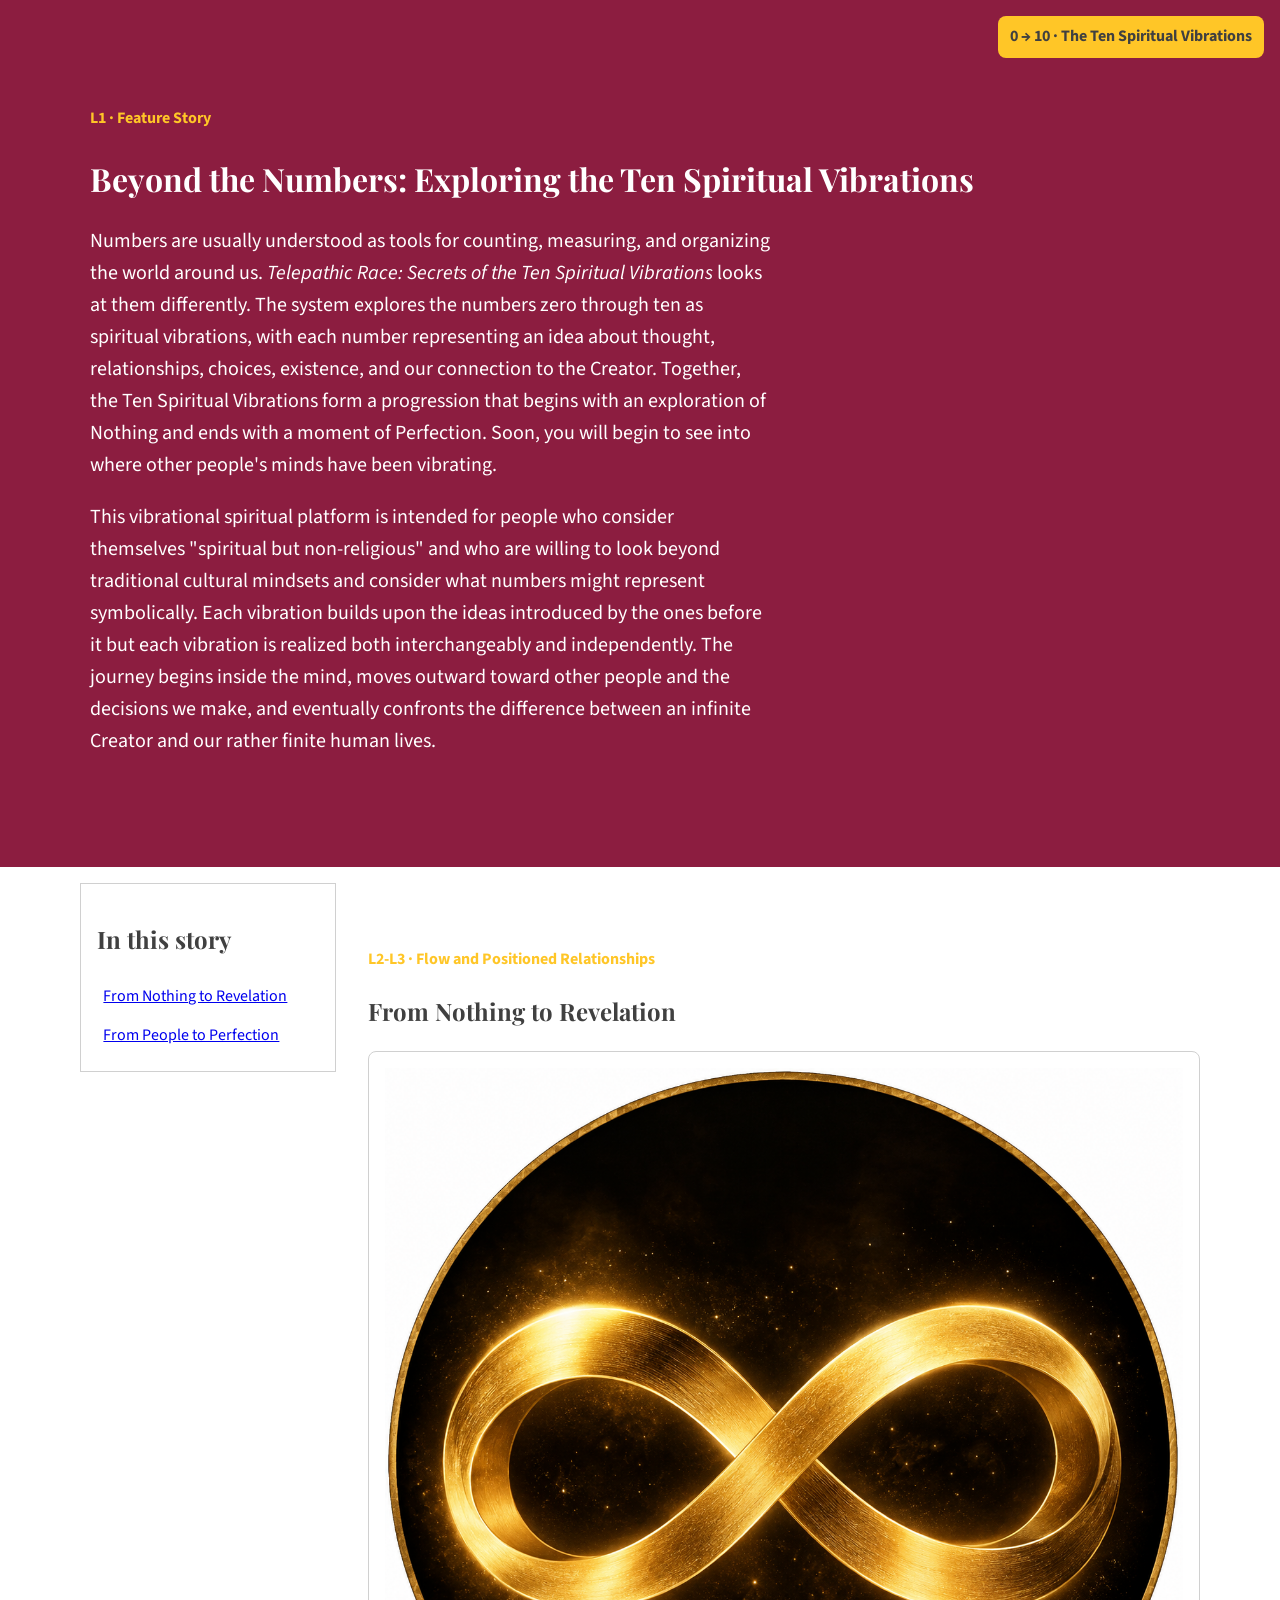
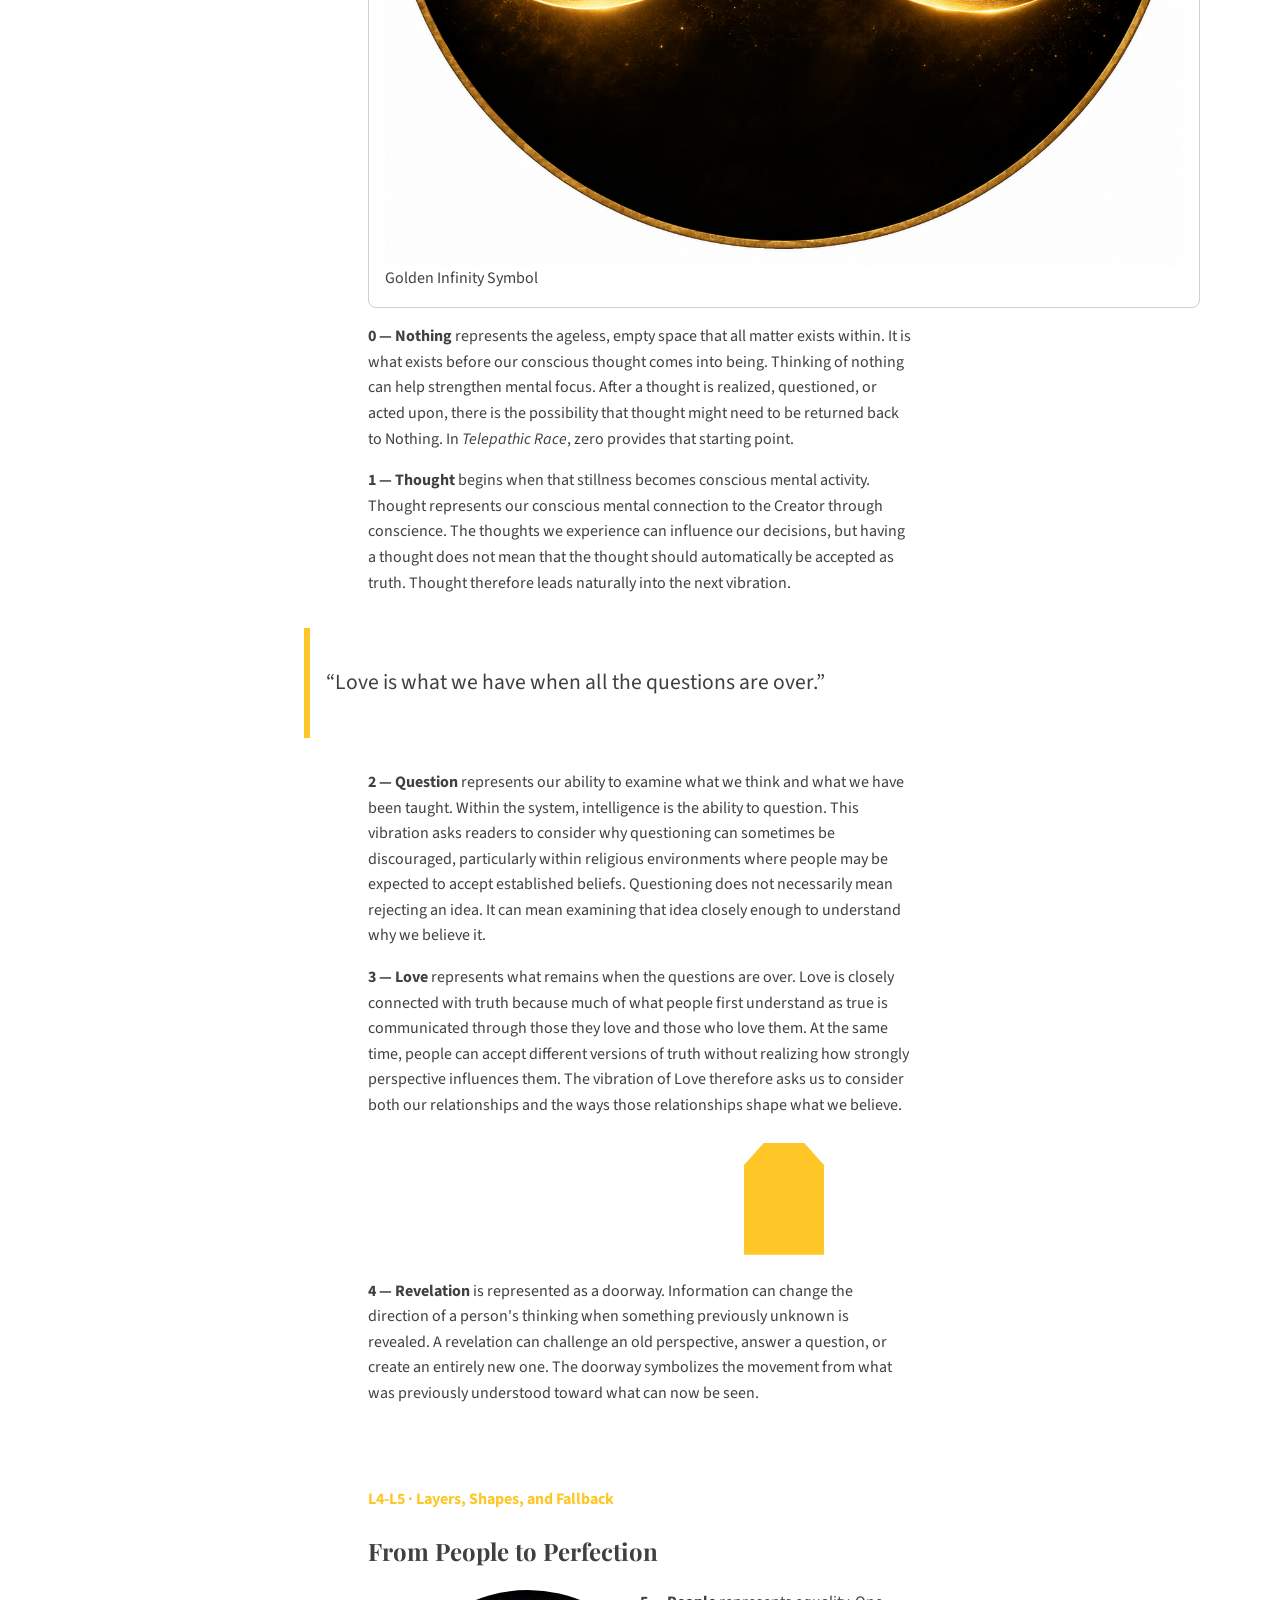
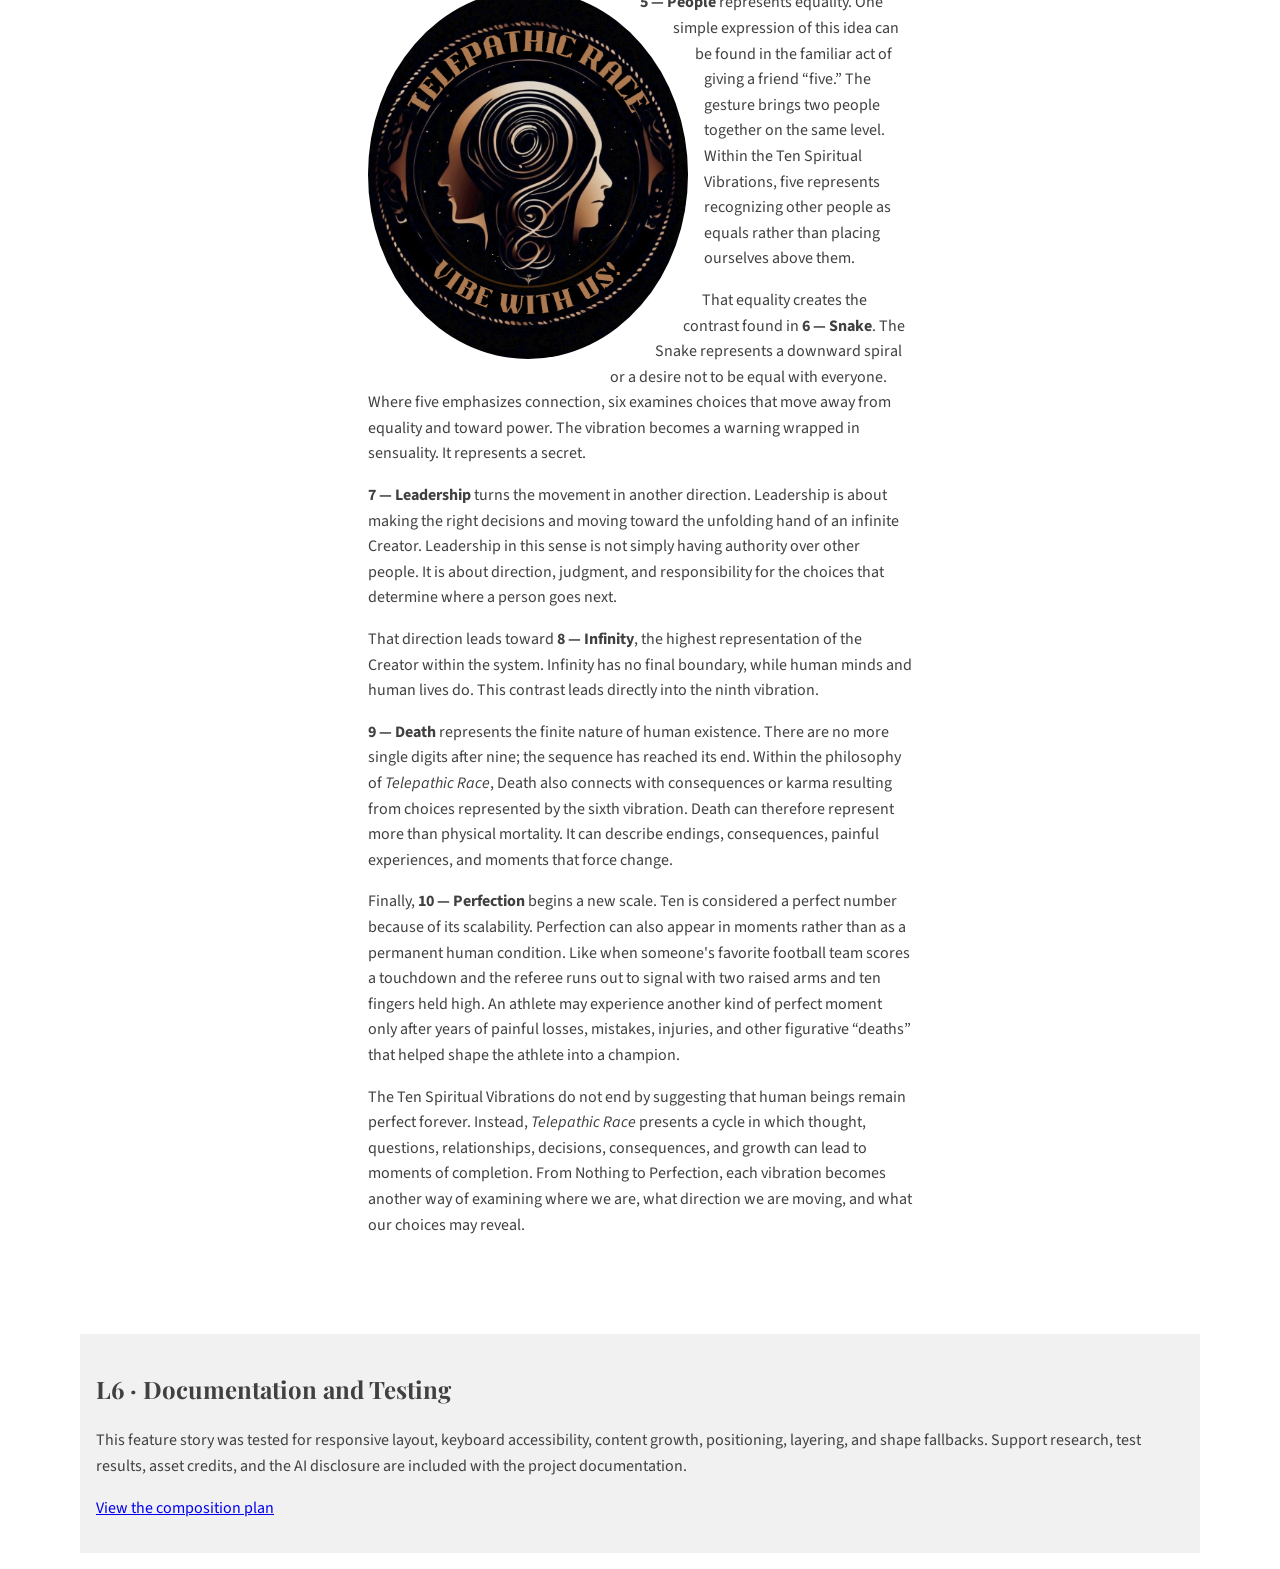
<file: index.html>
<!doctype html>
<html lang="en">
    <head>
        <meta charset="utf-8">
        <meta name="viewport" content="width=device-width,initial-scale=1">
        <title>Layered Feature Story</title>
        <link rel="preconnect" href="https://fonts.googleapis.com">
        <link rel="preconnect" href="https://fonts.gstatic.com" crossorigin>
        <link
            href="https://fonts.googleapis.com/css2?family=Playfair+Display:wght@600;700&family=Source+Sans+3:wght@400;600;700&display=swap"
            rel="stylesheet"
        >
        <link rel="stylesheet" href="styles.css">
    </head>
    <body>
        <header class="feature-header">
            <p class="eyebrow">L1 · Feature Story</p>

           <h1>Beyond the Numbers: Exploring the Ten Spiritual Vibrations</h1>

            <p class="lede">
                Numbers are usually understood as tools for counting, measuring, and organizing
                the world around us. <cite>Telepathic Race: Secrets of the Ten Spiritual
                Vibrations</cite> looks at them differently. The system explores the numbers
                zero through ten as spiritual vibrations, with each number representing an idea
                about thought, relationships, choices, existence, and our connection to the
                Creator. Together, the Ten Spiritual Vibrations form a progression that begins
                with an exploration of Nothing and ends with a moment of Perfection. 
                Soon, you will begin to see into where other people's minds have been vibrating.
            </p>
            <p class="lede">
                This vibrational spiritual platform is intended for people who consider themselves
                 "spiritual but non-religious" and who are willing to look beyond traditional cultural
                mindsets and consider what numbers might represent symbolically. Each vibration builds 
                upon the ideas introduced by the ones before it but each vibration is realized both interchangeably
                and independently. The journey begins inside the mind, moves outward toward other people
                and the decisions we make, and eventually confronts the difference
                between an infinite Creator and our rather finite human lives.
           </p>

            <span class="issue-badge">0 → 10 · The Ten Spiritual Vibrations</span>
        </header>
        <main>
            <aside class="story-guide">
                <h2>In this story</h2>
               <a href="#section-one">From Nothing to Revelation</a>
               <a href="#section-two">From People to Perfection</a>
            </aside>

            <article>
                <section id="section-one">
                    <p class="eyebrow">L2-L3 · Flow and Positioned Relationships</p>
                    <h2>From Nothing to Revelation</h2>

                    <figure class="feature-figure">
                        <img src="infinity-vibration.png" alt="Golden Infinity Symbol" width="800" height="500">
                        <figcaption>Golden Infinity Symbol</figcaption>
                    </figure>

                    <p>
                        <strong>0 — Nothing</strong> represents the ageless, empty space that all matter exists within.
                        It is what exists before our conscious thought comes into being. Thinking of nothing can help
                        strengthen mental focus. After a thought is realized, questioned, or acted upon, there is the possibility that
                        thought might need to be returned back to Nothing. In <cite>Telepathic Race</cite>, zero
                        provides that starting point.
                    </p>

                    <p>
                        <strong>1 — Thought</strong> begins when that stillness becomes
                        conscious mental activity. Thought represents our conscious mental
                        connection to the Creator through conscience. The thoughts we
                        experience can influence our decisions, but having a thought does
                        not mean that the thought should automatically be accepted as truth.
                        Thought therefore leads naturally into the next vibration.
                    </p>

                        <blockquote class="pull-quote">
                           <p>“Love is what we have when all the questions are over.”</p>
                        </blockquote>

                    <p>
                        <strong>2 — Question</strong> represents our ability to examine what
                        we think and what we have been taught. Within the system, intelligence
                        is the ability to question. This vibration asks readers to consider
                        why questioning can sometimes be discouraged, particularly within
                        religious environments where people may be expected to accept
                        established beliefs. Questioning does not necessarily mean rejecting
                        an idea. It can mean examining that idea closely enough to understand
                        why we believe it.
                    </p>

                    <p>
                        <strong>3 — Love</strong> represents what remains when the questions
                        are over. Love is closely connected with truth because much of what
                        people first understand as true is communicated through those they
                        love and those who love them. At the same time, people can accept
                        different versions of truth without realizing how strongly perspective
                        influences them. The vibration of Love therefore asks us to consider
                        both our relationships and the ways those relationships shape what
                        we believe.
                    </p>
                    
                    <div class="revelation-door" aria-hidden="true"></div>

                    <p>
                        <strong>4 — Revelation</strong> is represented as a doorway.
                        Information can change the direction of a person's thinking when
                        something previously unknown is revealed. A revelation can challenge
                        an old perspective, answer a question, or create an entirely new one.
                        The doorway symbolizes the movement from what was previously
                        understood toward what can now be seen.
                    </p>

                </section>
                <section id="section-two">
                    <p class="eyebrow">L4-L5 · Layers, Shapes, and Fallback</p>
                        <h2>From People to Perfection</h2>
                    <img
                        class="shape-portrait"
                        src="Vibe-With-Us!.png"
                        alt="Gold infinity symbol glowing against a dark circular background"
                        width="600"
                        height="600"
                    >
                    <p>
                        <strong>5 — People</strong> represents equality. One simple expression
                        of this idea can be found in the familiar act of giving a friend “five.”
                        The gesture brings two people together on the same level. Within the Ten
                        Spiritual Vibrations, five represents recognizing other people as equals
                        rather than placing ourselves above them.
                    </p>

                    <p>
                        That equality creates the contrast found in <strong>6 — Snake</strong>.
                        The Snake represents a downward spiral or a desire not to be equal with
                        everyone. Where five emphasizes connection, six examines choices that
                        move away from equality and toward power. The vibration becomes a warning
                        wrapped in sensuality. It represents a secret. 
                    </p>

                    <p>
                        <strong>7 — Leadership</strong> turns the movement in another direction.
                        Leadership is about making the right decisions and moving toward the
                        unfolding hand of an infinite Creator. Leadership in this sense is not
                        simply having authority over other people. It is about direction,
                        judgment, and responsibility for the choices that determine where a
                        person goes next.
                    </p>

                    <p>
                        That direction leads toward <strong>8 — Infinity</strong>, the highest
                        representation of the Creator within the system. Infinity has no final
                        boundary, while human minds and human lives do. This contrast leads
                        directly into the ninth vibration.
                    </p>

                    <p>
                        <strong>9 — Death</strong> represents the finite nature of human
                        existence. There are no more single digits after nine; the sequence has
                        reached its end. Within the philosophy of <cite>Telepathic Race</cite>,
                        Death also connects with consequences or karma resulting from choices
                        represented by the sixth vibration. Death can therefore represent more
                        than physical mortality. It can describe endings, consequences, painful
                        experiences, and moments that force change.
                    </p>

                    <p>
                        Finally, <strong>10 — Perfection</strong> begins a new scale. Ten is
                        considered a perfect number because of its scalability. Perfection can
                        also appear in moments rather than as a permanent human condition.  Like when
                        someone's favorite football team scores a touchdown and the referee runs out to
                        signal with two raised arms and ten fingers held high. An athlete may experience another kind
                        of perfect moment only after years of painful losses, mistakes, injuries,
                        and other figurative “deaths” that helped shape the athlete into a champion.
                    </p>

                    <p>
                        The Ten Spiritual Vibrations do not end by suggesting that human beings
                        remain perfect forever. Instead, <cite>Telepathic Race</cite> presents a
                        cycle in which thought, questions, relationships, decisions,
                        consequences, and growth can lead to moments of completion. From Nothing
                        to Perfection, each vibration becomes another way of examining where we are,
                        what direction we are moving, and what our choices may reveal.
                    </p>
                </section>
            </article>
            <section class="documentation">
                <h2>L6 · Documentation and Testing</h2>
                <p>
                    This feature story was tested for responsive layout, keyboard
                    accessibility, content growth, positioning, layering, and shape
                    fallbacks. Support research, test results, asset credits, and the
                    AI disclosure are included with the project documentation.
                </p>
                <p>
                    <a href="composition-plan.html">View the composition plan</a>
                </p>
            </section>
        </main>
    </body>
    </html>
</file>
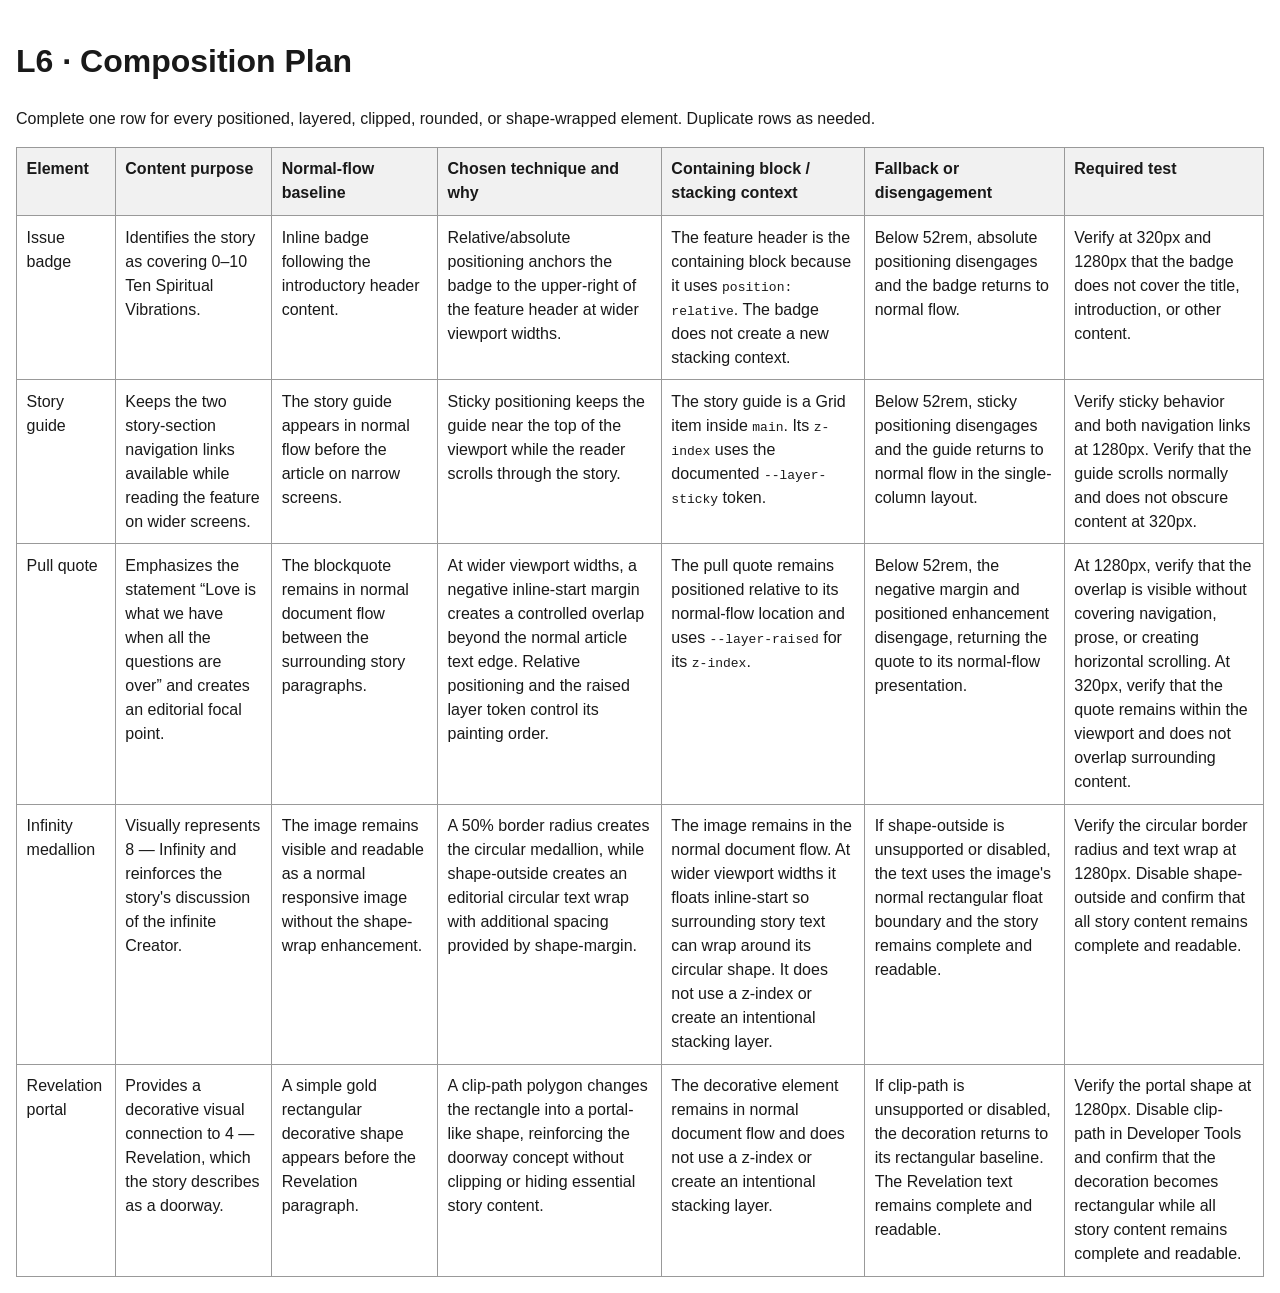
<file: composition-plan.html>
<!doctype html>
<html lang="en">
    <head>
        <meta charset="utf-8">
        <meta name="viewport" content="width=device-width,initial-scale=1">
        <title>Composition Plan</title>
        <style>
            body{
                font-family:Arial,sans-serif;
                line-height:1.5;
                max-width:90rem;
                margin:auto;
                padding:1rem;
                color:#191919;
                }
            table{
                width:100%;
                border-collapse:collapse;
                }
            th,td{
                padding:.6rem;
                border:1px solid #999;
                text-align:left;
                vertical-align:top;
                }
            th{
                background:#f1f1f1;
                }
        </style>
        </head>
        <body>
            <h1>L6 · Composition Plan</h1>
            <p>Complete one row for every positioned, layered, clipped, rounded, or shape-wrapped element. Duplicate rows as needed.</p>
            <table>
                <thead>
                    <tr>
                        <th>Element</th>
                        <th>Content purpose</th>
                        <th>Normal-flow baseline</th>
                        <th>Chosen technique and why</th>
                        <th>Containing block / stacking context</th>
                        <th>Fallback or disengagement</th>
                        <th>Required test</th>
                    </tr>
                </thead>
                <tbody>
                    <tr>
                        <td>Issue badge</td>
                        <td>
                            Identifies the story as covering 0–10 Ten Spiritual Vibrations.
                        </td>
                        <td>
                            Inline badge following the introductory header content.
                        </td>
                        <td>
                            Relative/absolute positioning anchors the badge to the upper-right
                            of the feature header at wider viewport widths.
                        </td>
                        <td>
                            The feature header is the containing block because it uses
                            <code>position: relative</code>. The badge does not create a new
                            stacking context.
                        </td>
                        <td>
                            Below 52rem, absolute positioning disengages and the badge returns
                            to normal flow.
                        </td>
                        <td>
                            Verify at 320px and 1280px that the badge does not cover the title,
                            introduction, or other content.
                        </td>
                    </tr>

                    <tr>
                        <td>Story guide</td>
                        <td>
                            Keeps the two story-section navigation links available while
                            reading the feature on wider screens.
                        </td>
                        <td>
                            The story guide appears in normal flow before the article on
                            narrow screens.
                        </td>
                        <td>
                            Sticky positioning keeps the guide near the top of the viewport
                            while the reader scrolls through the story.
                        </td>
                        <td>
                            The story guide is a Grid item inside <code>main</code>. Its
                            <code>z-index</code> uses the documented
                            <code>--layer-sticky</code> token.
                        </td>
                        <td>
                            Below 52rem, sticky positioning disengages and the guide returns
                            to normal flow in the single-column layout.
                        </td>
                        <td>
                            Verify sticky behavior and both navigation links at 1280px.
                            Verify that the guide scrolls normally and does not obscure
                            content at 320px.
                        </td>
                    </tr>

                    <tr>
                        <td>Pull quote</td>
                        <td>
                            Emphasizes the statement “Love is what we have when all the
                            questions are over” and creates an editorial focal point.
                        </td>
                        <td>
                            The blockquote remains in normal document flow between the
                            surrounding story paragraphs.
                        </td>
                        <td>
                            At wider viewport widths, a negative inline-start margin creates
                            a controlled overlap beyond the normal article text edge.
                            Relative positioning and the raised layer token control its
                            painting order.
                        </td>
                        <td>
                            The pull quote remains positioned relative to its normal-flow
                            location and uses <code>--layer-raised</code> for its
                            <code>z-index</code>.
                        </td>
                        <td>
                            Below 52rem, the negative margin and positioned enhancement
                            disengage, returning the quote to its normal-flow presentation.
                        </td>
                        <td>
                            At 1280px, verify that the overlap is visible without covering
                            navigation, prose, or creating horizontal scrolling. At 320px,
                            verify that the quote remains within the viewport and does not
                            overlap surrounding content.
                        </td>
                    </tr>
                    <tr>
                        <td>Infinity medallion</td>
                        <td>
                            Visually represents 8 — Infinity and reinforces the story's
                            discussion of the infinite Creator.
                        </td>
                        <td>
                            The image remains visible and readable as a normal responsive
                            image without the shape-wrap enhancement.
                        </td>
                        <td>
                            A 50% border radius creates the circular medallion, while
                            shape-outside creates an editorial circular text wrap with
                            additional spacing provided by shape-margin.
                        </td>
                        <td>
                            The image remains in the normal document flow. At wider viewport
                            widths it floats inline-start so surrounding story text can wrap
                            around its circular shape. It does not use a z-index or create
                            an intentional stacking layer.
                        </td>
                        <td>
                            If shape-outside is unsupported or disabled, the text uses the
                            image's normal rectangular float boundary and the story remains
                            complete and readable.
                        </td>
                        <td>
                            Verify the circular border radius and text wrap at 1280px.
                            Disable shape-outside and confirm that all story content remains
                            complete and readable.
                        </td>
                    </tr>
                    <tr>
                        <td>Revelation portal</td>
                        <td>
                            Provides a decorative visual connection to 4 — Revelation,
                            which the story describes as a doorway.
                        </td>
                        <td>
                            A simple gold rectangular decorative shape appears before the
                            Revelation paragraph.
                        </td>
                        <td>
                            A clip-path polygon changes the rectangle into a portal-like
                            shape, reinforcing the doorway concept without clipping or
                            hiding essential story content.
                        </td>
                        <td>
                            The decorative element remains in normal document flow and does
                            not use a z-index or create an intentional stacking layer.
                        </td>
                        <td>
                            If clip-path is unsupported or disabled, the decoration returns
                            to its rectangular baseline. The Revelation text remains
                            complete and readable.
                        </td>
                        <td>
                            Verify the portal shape at 1280px. Disable clip-path in Developer
                            Tools and confirm that the decoration becomes rectangular while
                            all story content remains complete and readable.
                        </td>
                    </tr>
                </tbody>
            </table>
        </body>
        </html>
</file>
<file: styles.css>
:root{
    --color-text:#404040;
    --color-surface:#fff;
    --color-action:#8c1d40;
    --color-accent:#ffc627;
    --color-border:#d0d0d0;
    --color-muted:#5c6670;
    --space-3:1rem;
    --radius:.5rem;
    --measure:68ch;
    --layer-base:0;
    --layer-raised:10;
    --layer-sticky:20;
    --layer-overlay:30;

    --font-body: "Source Sans 3", Arial, sans-serif;
    --font-display: "Playfair Display", Georgia, serif;
    --measure: 68ch;
}
*,*::before,*::after{
    box-sizing:border-box;
}
html{
    scroll-behavior:smooth;
}
body {
    margin: 0;
    color: var(--color-text);
    background: var(--color-surface);
    font-family: var(--font-body);
    line-height: 1.6;
}

h1,
h2,
h3,
legend {
    font-family: var(--font-display);
}
.feature-header{
    position:relative;
    padding:clamp(2rem,7vw,6rem);
    background:var(--color-action);
    color:#fff;
}
.eyebrow{
    color:var(--color-accent);
    font-weight:700;
}
.lede{
    max-width:var(--measure);
    font-size:1.25rem;
}

.issue-badge {
    display: inline-block;
    margin-block-start: 1rem;
    padding: 0.5rem 0.75rem;
    background: var(--color-accent);
    color: var(--color-text);
    border-radius: var(--radius);
    font-weight: 700;
}

main{
    display:grid;
    gap:2rem;
    max-width:72rem;
    margin:auto;
    padding:var(--space-3);
}
article {
    min-width: 0;
}

article p {
    max-width: var(--measure);
}
article section{
    display:flow-root;
    margin-block:3rem;
    scroll-margin-block-start:6rem;
}
.story-guide{
    align-self:start;
    padding:1rem;
    border:1px solid var(--color-border);
}
.story-guide a{
    display:block;
    padding:.4rem;
}
.feature-figure{
    position:relative;
    margin:0;
    padding:1rem;
    border:1px solid var(--color-border);
    border-radius:var(--radius);
}
img{
    display:block;
    max-width:100%;
    height:auto;
}
.pull-quote{
    margin:2rem 0;
    padding:1rem;
    border-inline-start:.4rem solid var(--color-accent);
    font-size:1.35rem;
}
.shape-portrait{
    width:min(45%,20rem);
    margin:0 1rem 1rem 0;
    border-radius:50%;
}
.documentation{
    grid-column:1/-1;
    padding:1rem;
    background:#f1f1f1;
}

.revelation-door {
    width: 5rem;
    height: 7rem;
    margin: 1.5rem auto;
    background: var(--color-accent);
}

@supports (clip-path: polygon(0 0)) {
    .revelation-door {
        clip-path: polygon(
            25% 0,
            75% 0,
            100% 20%,
            100% 100%,
            0 100%,
            0 20%
        );
    }
}

@media (min-width: 52rem) {
    main {
        grid-template-columns: minmax(12rem, 16rem) minmax(0, 1fr);
        align-items: start;
    }

    .story-guide {
        position: sticky;
        inset-block-start: 1rem;
        z-index: var(--layer-sticky);
    }

    .issue-badge {
        position: absolute;
        inset-block-start: 1rem;
        inset-inline-end: 1rem;
        margin-block-start: 0;
    }

    .pull-quote {
        position: relative;
        z-index: var(--layer-raised);
        margin-inline-start: -4rem;
        background: var(--color-surface);
    }

    @supports (shape-outside: circle(50%)) {
        .shape-portrait {
            float: inline-start;
            shape-outside: circle(50%);
            shape-margin: 1rem;
        }
    }
}

:focus-visible {
    outline: .2rem solid var(--color-accent);
    outline-offset: .2rem;
}
</file>
